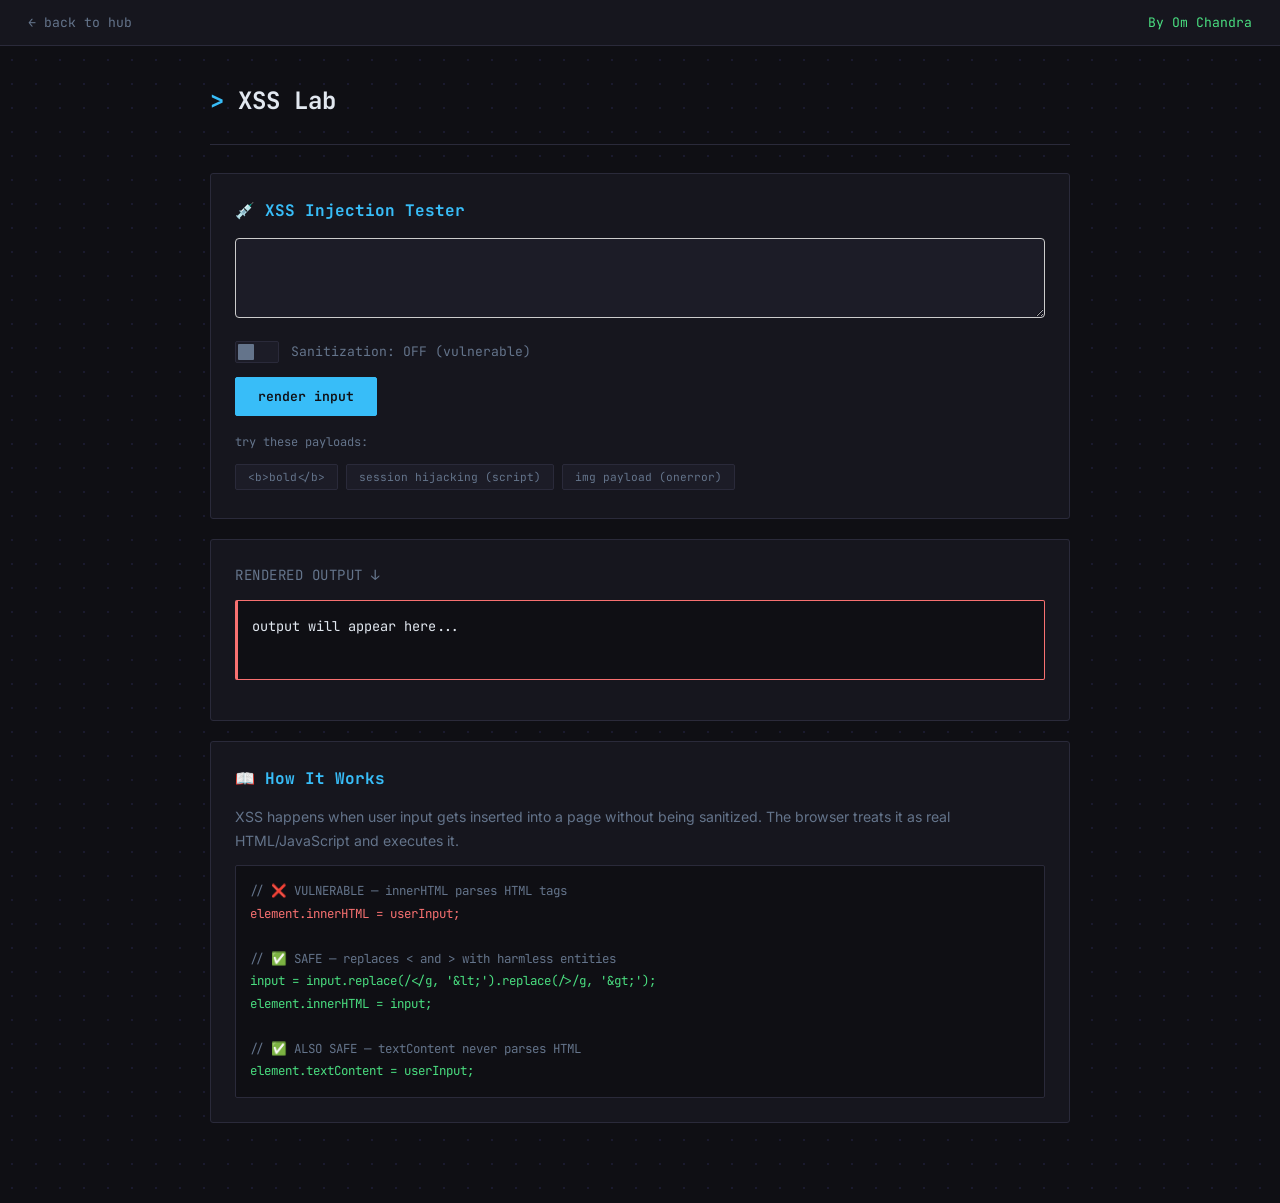
<file: index.html>
<!DOCTYPE html>
<html lang="en">
<head>
  <meta charset="UTF-8">
  <meta name="viewport" content="width=device-width, initial-scale=1.0">
  <meta name="author" content="Om Chandra">
  <title>XSS Lab — Cross-Site Scripting Simulator</title>

  <link rel="preconnect" href="https://fonts.googleapis.com">
  <link rel="preconnect" href="https://fonts.gstatic.com" crossorigin>
  <link href="https://fonts.googleapis.com/css2?family=Inter:wght@400;500;600&family=JetBrains+Mono:wght@400;500;700&display=swap" rel="stylesheet">
  <link rel="stylesheet" href="style.css">
</head>

<body>

  <nav class="site-nav">
    <a href="../index.html" class="nav-back">← back to hub</a>
    <span class="nav-title">By Om Chandra</span>
  </nav>

  <main class="page-wrap">

    <header class="page-header">
      <h1><span class="prompt">&gt;</span> XSS Lab</h1>
    </header>

  

    <!-- the lab -->
    <section class="card">
      <h2>💉 XSS Injection Tester</h2>
         <textarea id="xss-input" rows="5" placeholder="" style="width: 100%; font-family: 'JetBrains Mono', monospace; margin-bottom: 15px; padding: 10px; border-radius: 4px; border: 1px solid #ccc;"></textarea>

      <!-- sanitize toggle -->
      <div class="toggle-row">
        <label class="switch">
          <input type="checkbox" id="sanitize-toggle" onchange="updateToggleLabel()">
          <span class="slider"></span>
        </label>
        <span class="toggle-label" id="toggle-label">Sanitization: OFF (vulnerable)</span>
      </div>

      <button class="render-btn" onclick="renderOutput()">render input</button>

      <!-- quick payload buttons -->
      <p style="font-size: 0.75rem; color: var(--text-muted); font-family: 'JetBrains Mono', monospace; margin-bottom: 6px;">
        try these payloads:
      </p>
      <div class="samples">
        <button class="sample-btn" onclick="loadSample(0)">&lt;b&gt;bold&lt;/b&gt;</button>
        <button class="sample-btn" onclick="loadSample(1)">session hijacking (script)</button>
        <button class="sample-btn" onclick="loadSample(2)">img payload (onerror)</button>
        
        
      </div>
    </section>

    <!-- output -->
    <section class="card">
      <p class="output-label">rendered output ↓</p>
      <div class="vulnerable-output" id="xss-output">
        output will appear here...
      </div>
    </section>

    <!-- explanation -->
    <section class="card">
      <h2>📖 How It Works</h2>
      <p>
        XSS happens when user input gets inserted into a page without being sanitized.
        The browser treats it as real HTML/JavaScript and executes it.
      </p>

      <div class="code-block">
        <span class="comment">// ❌ VULNERABLE — innerHTML parses HTML tags</span><br>
        <span class="danger">element.innerHTML = userInput;</span><br><br>
        <span class="comment">// ✅ SAFE — replaces &lt; and &gt; with harmless entities</span><br>
        <span class="safe">input = input.replace(/&lt;/g, '&amp;lt;').replace(/&gt;/g, '&amp;gt;');</span><br>
        <span class="safe">element.innerHTML = input;</span><br><br>
        <span class="comment">// ✅ ALSO SAFE — textContent never parses HTML</span><br>
        <span class="safe">element.textContent = userInput;</span>
      </div>
    </section>

  </main>

  <script>

  // Sample XSS payloads for demonstration
  // In real web audits, we look for input entry points that lack validation
  const samples = [
    '<b>bold text works safely</b>',
    '<script>document.getElementById(\'xss-output\').innerHTML = \'Exfiltrating Cookie: session_id=\' + Math.random().toString(36).substring(2);<\/script>',
    '<img src=x onerror="alert(\'XSS executed via image onerror handler!\')">',
    '<h1 style="color:var(--accent-red); font-family:\'JetBrains Mono\'">DEFACED WEBSITE BY HACKER</h1>',
    '<iframe src="https://example.com" width="100%" height="80"></iframe>'
  ];

  function loadSample(index) {
    document.getElementById('xss-input').value = samples[index];
  }

  function renderOutput() {
    let input = document.getElementById('xss-input').value;
    let output = document.getElementById('xss-output');
    let sanitized = document.getElementById('sanitize-toggle').checked;

    if (sanitized) {
      // this is the fix — replace angle brackets with html entities
      // so the browser shows them as text instead of parsing them
      input = input.replace(/&/g, '&amp;')
                    .replace(/</g, '&lt;')
                    .replace(/>/g, '&gt;')
                    .replace(/"/g, '&quot;')
                    .replace(/'/g, '&#039;');
      output.innerHTML = input;
    } else {
      // This simulates a reflected XSS attack safely in the DOM.
      // innerHTML is literally the vulnerability because it parses tags.
      // But browsers block <script> from executing via innerHTML.
      // So we write explicit code to parse and run the script element, simulating the browser vulnerability!
      output.innerHTML = input;
      
      const scripts = output.getElementsByTagName('script');
      for (let s of scripts) {
        const newScript = document.createElement('script');
        newScript.textContent = s.textContent;
        document.body.appendChild(newScript);
        newScript.remove(); // Clean up tag, code already ran in DOM
      }
    }
  }

  function updateToggleLabel() {
    let on = document.getElementById('sanitize-toggle').checked;
    let label = document.getElementById('toggle-label');
    if (on) {
      label.textContent = 'Sanitization: ON (protected)';
      label.classList.add('active');
    } else {
      label.textContent = 'Sanitization: OFF (vulnerable)';
      label.classList.remove('active');
    }
  }

  </script>

</body>
</html>
</file>
<file: style.css>
/* ============================================
   xss lab — safe simulation of cross-site scripting
   shows how innerHTML is vulnerable and how to fix it
   ============================================ */

:root {
  --bg-deep: #0f0f14;
  --bg-surface: #16161e;
  --bg-elevated: #1c1c27;
  --border: #2a2a3a;
  --border-accent: #38bdf8;
  --text-primary: #e2e8f0;
  --text-muted: #64748b;
  --accent-blue: #38bdf8;
  --accent-green: #4ade80;
  --accent-red: #f87171;
  --accent-amber: #fbbf24;
}

*, *::before, *::after { margin: 0; padding: 0; box-sizing: border-box; }

body {
  font-family: 'Inter', system-ui, sans-serif;
  background-color: var(--bg-deep);
  color: var(--text-primary);
  min-height: 100vh;
  line-height: 1.6;
  background-image: radial-gradient(circle, #1a1a2e 1px, transparent 1px);
  background-size: 24px 24px;
}

.site-nav {
  display: flex; align-items: center; justify-content: space-between;
  padding: 12px 28px; border-bottom: 1px solid var(--border); background: var(--bg-surface);
}
.nav-back {
  font-family: 'JetBrains Mono', monospace; color: var(--text-muted);
  text-decoration: none; font-size: 0.82rem; transition: color 0.2s;
}
.nav-back:hover { color: var(--accent-blue); }
.nav-title { font-family: 'JetBrains Mono', monospace; color: var(--accent-green); font-size: 0.82rem; }

.page-wrap { width: 92%; max-width: 860px; margin: 0 auto; padding: 36px 0 60px; }

.page-header { margin-bottom: 28px; padding-bottom: 18px; border-bottom: 1px solid var(--border); }
.page-header h1 { font-family: 'JetBrains Mono', monospace; font-size: 1.5rem; font-weight: 700; margin-bottom: 6px; }
.page-header h1 .prompt { color: var(--accent-blue); }
.page-header .subtitle { color: var(--text-muted); font-size: 0.88rem; }

/* warning banner */
.warning-banner {
  padding: 12px 16px;
  background: rgba(251, 191, 36, 0.08);
  border: 1px solid var(--accent-amber);
  border-left: 3px solid var(--accent-amber);
  border-radius: 2px;
  font-family: 'JetBrains Mono', monospace;
  font-size: 0.78rem;
  color: var(--accent-amber);
  margin-bottom: 24px;
  line-height: 1.6;
}

.card {
  background: var(--bg-surface);
  border: 1px solid var(--border);
  border-radius: 3px;
  padding: 24px;
  margin-bottom: 20px;
}

.card h2 {
  font-family: 'JetBrains Mono', monospace;
  font-size: 1rem;
  color: var(--accent-blue);
  margin-bottom: 14px;
}

.card p {
  font-size: 0.88rem;
  color: var(--text-muted);
  line-height: 1.7;
  margin-bottom: 12px;
}

/* input */
textarea {
  width: 100%;
  height: 80px;
  padding: 12px 14px;
  background: var(--bg-elevated);
  color: var(--text-primary);
  border: 1px solid var(--border);
  border-radius: 2px;
  font-family: 'JetBrains Mono', monospace;
  font-size: 0.85rem;
  resize: vertical;
  outline: none;
  transition: border-color 0.2s;
  margin-bottom: 12px;
}
textarea:focus { border-color: var(--accent-blue); }

/* sanitize toggle */
.toggle-row {
  display: flex;
  align-items: center;
  gap: 12px;
  margin-bottom: 14px;
  font-family: 'JetBrains Mono', monospace;
  font-size: 0.82rem;
}

/* the toggle switch itself */
.switch {
  position: relative;
  width: 44px;
  height: 22px;
  flex-shrink: 0;
}

.switch input {
  opacity: 0;
  width: 0;
  height: 0;
}

.slider {
  position: absolute;
  cursor: pointer;
  top: 0; left: 0; right: 0; bottom: 0;
  background: var(--bg-elevated);
  border: 1px solid var(--border);
  border-radius: 2px;
  transition: 0.2s;
}

.slider:before {
  content: "";
  position: absolute;
  height: 16px;
  width: 16px;
  left: 2px;
  bottom: 2px;
  background: var(--text-muted);
  border-radius: 1px;
  transition: 0.2s;
}

input:checked + .slider {
  background: var(--accent-green);
  border-color: var(--accent-green);
}

input:checked + .slider:before {
  transform: translateX(22px);
  background: #0f0f14;
}

.toggle-label {
  color: var(--text-muted);
}
.toggle-label.active {
  color: var(--accent-green);
}

button.render-btn {
  padding: 10px 22px;
  background: var(--accent-blue);
  color: #0f0f14;
  border: 1px solid var(--accent-blue);
  border-radius: 2px;
  font-family: 'JetBrains Mono', monospace;
  font-size: 0.82rem;
  font-weight: 600;
  cursor: pointer;
  transition: background 0.15s;
  margin-bottom: 16px;
}
button.render-btn:hover { background: #2ca8e0; }

/* output areas */
.output-label {
  font-family: 'JetBrains Mono', monospace;
  font-size: 0.72rem;
  color: var(--text-muted);
  text-transform: uppercase;
  letter-spacing: 0.5px;
  margin-bottom: 6px;
}

.vulnerable-output {
  min-height: 80px;
  padding: 14px;
  background: var(--bg-deep);
  border: 1px solid var(--accent-red);
  border-left: 3px solid var(--accent-red);
  border-radius: 2px;
  font-family: 'JetBrains Mono', monospace;
  font-size: 0.85rem;
  line-height: 1.7;
  word-break: break-all;
  margin-bottom: 16px;
  color: var(--text-primary);
}

/* sample payloads */
.samples {
  margin-top: 8px;
}

.sample-btn {
  display: inline-block;
  padding: 5px 12px;
  margin: 4px 4px 4px 0;
  background: var(--bg-elevated);
  color: var(--text-muted);
  border: 1px solid var(--border);
  border-radius: 2px;
  font-family: 'JetBrains Mono', monospace;
  font-size: 0.7rem;
  cursor: pointer;
  transition: border-color 0.2s, color 0.2s;
}
.sample-btn:hover {
  border-color: var(--accent-red);
  color: var(--accent-red);
}

/* code block for explanation */
.code-block {
  background: var(--bg-deep);
  border: 1px solid var(--border);
  border-radius: 2px;
  padding: 14px;
  font-family: 'JetBrains Mono', monospace;
  font-size: 0.78rem;
  color: var(--accent-green);
  line-height: 1.8;
  overflow-x: auto;
  margin-top: 10px;
}

.code-block .comment { color: var(--text-muted); }
.code-block .danger { color: var(--accent-red); }
.code-block .safe { color: var(--accent-green); }

.site-footer {
  border-top: 1px solid var(--border);
  padding: 20px 28px; text-align: center;
  font-family: 'JetBrains Mono', monospace; font-size: 0.72rem;
  color: var(--text-muted); background: var(--bg-surface);
}
</file>
<file: style1.css>
/* ============================================
   xss lab — safe simulation of cross-site scripting
   shows how innerHTML is vulnerable and how to fix it
   ============================================ */

:root {
  --bg-deep: #0f0f14;
  --bg-surface: #16161e;
  --bg-elevated: #1c1c27;
  --border: #2a2a3a;
  --border-accent: #38bdf8;
  --text-primary: #e2e8f0;
  --text-muted: #64748b;
  --accent-blue: #38bdf8;
  --accent-green: #4ade80;
  --accent-red: #f87171;
  --accent-amber: #fbbf24;
}

*, *::before, *::after { margin: 0; padding: 0; box-sizing: border-box; }

body {
  font-family: 'Inter', system-ui, sans-serif;
  background-color: var(--bg-deep);
  color: var(--text-primary);
  min-height: 100vh;
  line-height: 1.6;
  background-image: radial-gradient(circle, #1a1a2e 1px, transparent 1px);
  background-size: 24px 24px;
}

.site-nav {
  display: flex; align-items: center; justify-content: space-between;
  padding: 12px 28px; border-bottom: 1px solid var(--border); background: var(--bg-surface);
}
.nav-back {
  font-family: 'JetBrains Mono', monospace; color: var(--text-muted);
  text-decoration: none; font-size: 0.82rem; transition: color 0.2s;
}
.nav-back:hover { color: var(--accent-blue); }
.nav-title { font-family: 'JetBrains Mono', monospace; color: var(--accent-green); font-size: 0.82rem; }

.page-wrap { width: 92%; max-width: 860px; margin: 0 auto; padding: 36px 0 60px; }

.page-header { margin-bottom: 28px; padding-bottom: 18px; border-bottom: 1px solid var(--border); }
.page-header h1 { font-family: 'JetBrains Mono', monospace; font-size: 1.5rem; font-weight: 700; margin-bottom: 6px; }
.page-header h1 .prompt { color: var(--accent-blue); }
.page-header .subtitle { color: var(--text-muted); font-size: 0.88rem; }

/* warning banner */
.warning-banner {
  padding: 12px 16px;
  background: rgba(251, 191, 36, 0.08);
  border: 1px solid var(--accent-amber);
  border-left: 3px solid var(--accent-amber);
  border-radius: 2px;
  font-family: 'JetBrains Mono', monospace;
  font-size: 0.78rem;
  color: var(--accent-amber);
  margin-bottom: 24px;
  line-height: 1.6;
}

.card {
  background: var(--bg-surface);
  border: 1px solid var(--border);
  border-radius: 3px;
  padding: 24px;
  margin-bottom: 20px;
}

.card h2 {
  font-family: 'JetBrains Mono', monospace;
  font-size: 1rem;
  color: var(--accent-blue);
  margin-bottom: 14px;
}

.card p {
  font-size: 0.88rem;
  color: var(--text-muted);
  line-height: 1.7;
  margin-bottom: 12px;
}

/* input */
textarea {
  width: 100%;
  height: 80px;
  padding: 12px 14px;
  background: var(--bg-elevated);
  color: var(--text-primary);
  border: 1px solid var(--border);
  border-radius: 2px;
  font-family: 'JetBrains Mono', monospace;
  font-size: 0.85rem;
  resize: vertical;
  outline: none;
  transition: border-color 0.2s;
  margin-bottom: 12px;
}
textarea:focus { border-color: var(--accent-blue); }

/* sanitize toggle */
.toggle-row {
  display: flex;
  align-items: center;
  gap: 12px;
  margin-bottom: 14px;
  font-family: 'JetBrains Mono', monospace;
  font-size: 0.82rem;
}

/* the toggle switch itself */
.switch {
  position: relative;
  width: 44px;
  height: 22px;
  flex-shrink: 0;
}

.switch input {
  opacity: 0;
  width: 0;
  height: 0;
}

.slider {
  position: absolute;
  cursor: pointer;
  top: 0; left: 0; right: 0; bottom: 0;
  background: var(--bg-elevated);
  border: 1px solid var(--border);
  border-radius: 2px;
  transition: 0.2s;
}

.slider:before {
  content: "";
  position: absolute;
  height: 16px;
  width: 16px;
  left: 2px;
  bottom: 2px;
  background: var(--text-muted);
  border-radius: 1px;
  transition: 0.2s;
}

input:checked + .slider {
  background: var(--accent-green);
  border-color: var(--accent-green);
}

input:checked + .slider:before {
  transform: translateX(22px);
  background: #0f0f14;
}

.toggle-label {
  color: var(--text-muted);
}
.toggle-label.active {
  color: var(--accent-green);
}

button.render-btn {
  padding: 10px 22px;
  background: var(--accent-blue);
  color: #0f0f14;
  border: 1px solid var(--accent-blue);
  border-radius: 2px;
  font-family: 'JetBrains Mono', monospace;
  font-size: 0.82rem;
  font-weight: 600;
  cursor: pointer;
  transition: background 0.15s;
  margin-bottom: 16px;
}
button.render-btn:hover { background: #2ca8e0; }

/* output areas */
.output-label {
  font-family: 'JetBrains Mono', monospace;
  font-size: 0.72rem;
  color: var(--text-muted);
  text-transform: uppercase;
  letter-spacing: 0.5px;
  margin-bottom: 6px;
}

.vulnerable-output {
  min-height: 80px;
  padding: 14px;
  background: var(--bg-deep);
  border: 1px solid var(--accent-red);
  border-left: 3px solid var(--accent-red);
  border-radius: 2px;
  font-family: 'JetBrains Mono', monospace;
  font-size: 0.85rem;
  line-height: 1.7;
  word-break: break-all;
  margin-bottom: 16px;
  color: var(--text-primary);
}

/* sample payloads */
.samples {
  margin-top: 8px;
}

.sample-btn {
  display: inline-block;
  padding: 5px 12px;
  margin: 4px 4px 4px 0;
  background: var(--bg-elevated);
  color: var(--text-muted);
  border: 1px solid var(--border);
  border-radius: 2px;
  font-family: 'JetBrains Mono', monospace;
  font-size: 0.7rem;
  cursor: pointer;
  transition: border-color 0.2s, color 0.2s;
}
.sample-btn:hover {
  border-color: var(--accent-red);
  color: var(--accent-red);
}

/* code block for explanation */
.code-block {
  background: var(--bg-deep);
  border: 1px solid var(--border);
  border-radius: 2px;
  padding: 14px;
  font-family: 'JetBrains Mono', monospace;
  font-size: 0.78rem;
  color: var(--accent-green);
  line-height: 1.8;
  overflow-x: auto;
  margin-top: 10px;
}

.code-block .comment { color: var(--text-muted); }
.code-block .danger { color: var(--accent-red); }
.code-block .safe { color: var(--accent-green); }

.site-footer {
  border-top: 1px solid var(--border);
  padding: 20px 28px; text-align: center;
  font-family: 'JetBrains Mono', monospace; font-size: 0.72rem;
  color: var(--text-muted); background: var(--bg-surface);
}
</file>
